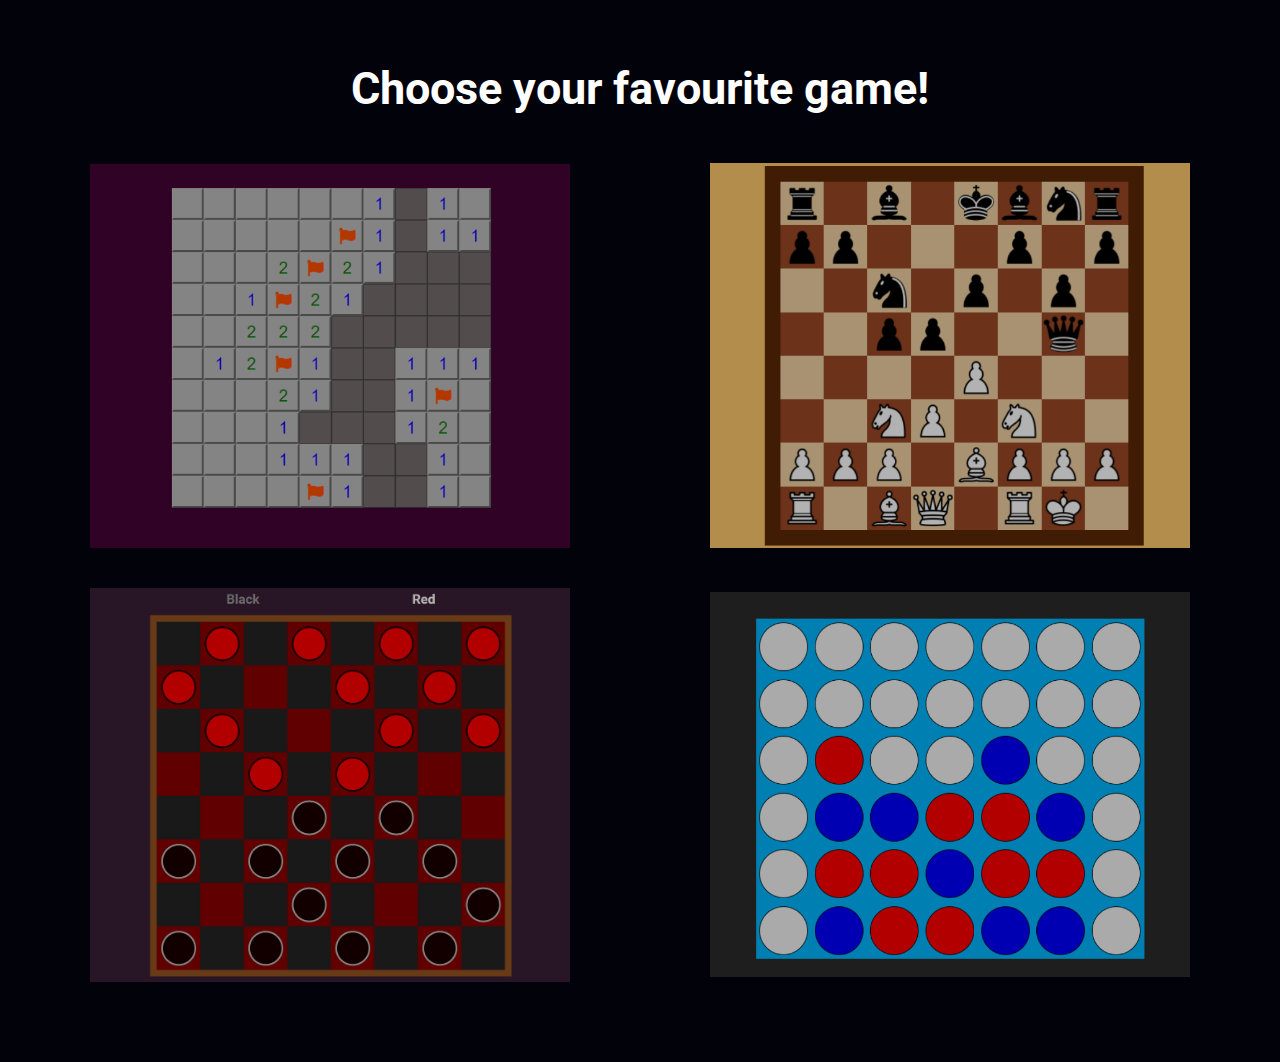
<file: index.html>
<!DOCTYPE html>
<html lang="en">
<head>
    <meta charset="UTF-8">
    <meta http-equiv="X-UA-Compatible" content="IE=edge">
    <meta name="viewport" content="width=device-width, initial-scale=1.0">
    <link rel="preconnect" href="https://fonts.gstatic.com">
    <link href="https://fonts.googleapis.com/css2?family=Roboto:ital,wght@1,500&display=swap" rel="stylesheet">
    <link rel="stylesheet" href="css/styles.css">
    <title>Gaming Central</title>
</head>
<body>

    <h1> Choose your favourite game! </h1>

    <main class="games__container">
        <a href="Buscaminas/index.html" class="game__card" data-game="Minesweeper">
            <img src="images/buscaminas.png" alt="buscaminas">
        </a>
        <a href="Chess-Game/index.html" class="game__card" data-game="Chess">
            <img src="images/chess.png" alt="chess">
        </a>
        <a href="Checkers/index.html" class="game__card" data-game="Checkers">
            <img src="images/checkers.png" alt="checker">
        </a>
        <a href="Cuatro-en-raya/index.html" class="game__card" data-game="Connect 4">
            <img src="images/cuatroenraya.png" alt="cuatro en raya">
        </a>
    </main>
</body>
</html>
</file>
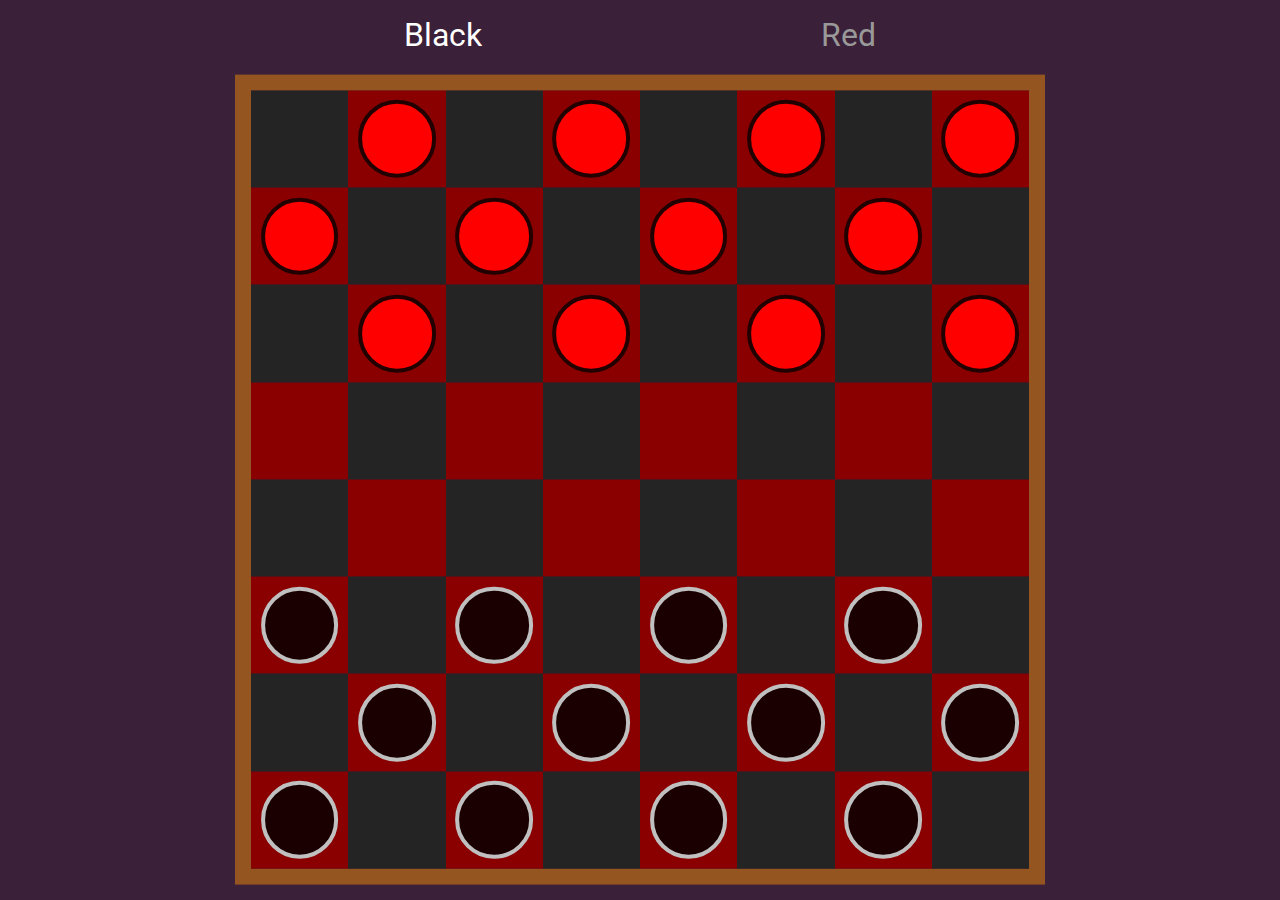
<file: Checkers/index.html>
<!DOCTYPE html>
<html lang="en">
<head>
    <meta charset="UTF-8">
    <meta http-equiv="X-UA-Compatible" content="IE=edge">
    <meta name="viewport" content="width=device-width, initial-scale=1.0">
    <script src="js/main.js" defer type="module"></script>
    <link rel="stylesheet" href="styles/styles.css">
    <title>Checkers</title>
</head>
<body>
    
    <main class="content">
        <div class="turn" id="turn" data-turn="black">
            <div class="active-turn black-turn">Black</div>
            <div class="red-turn">Red</div>
        </div>
        
        <div class="board" id="board"></div> 
    </main>

    <section class="game-over" id="game_over" >
        <h3><span id="team">Black</span> Wins!</h3>
        <button id="play_again" class="play-again">
            Play Again?
        </button>
    </section>

</body>
</html>
</file>
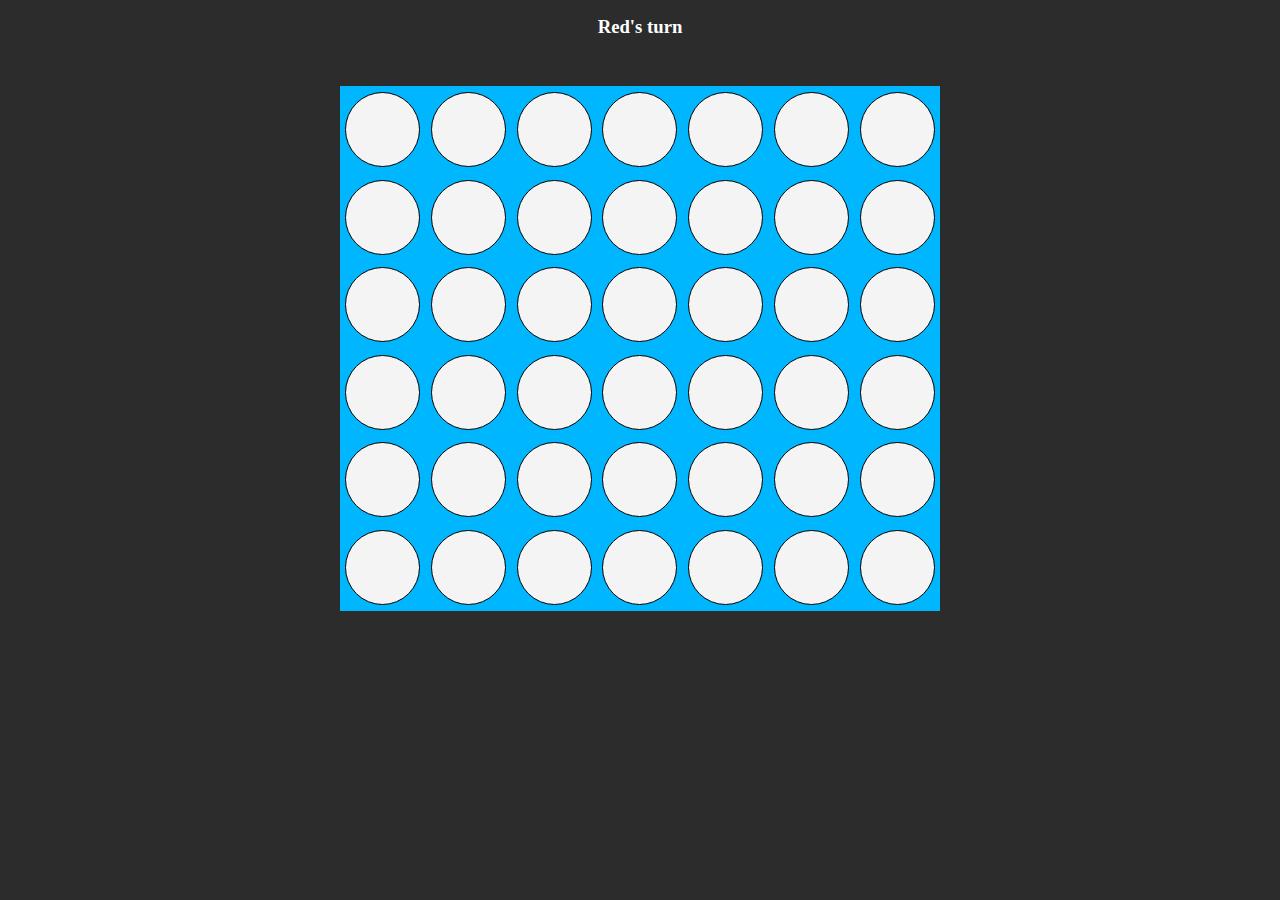
<file: Cuatro-en-raya/index.html>
<!DOCTYPE html>
<html lang="en">
<head>
    <meta charset="UTF-8">
    <meta http-equiv="X-UA-Compatible" content="IE=edge">
    <meta name="viewport" content="width=device-width, initial-scale=1.0">
    <script src="./script/main.js" type="module" defer></script>
    <link rel="stylesheet" href="./styles/styles.css">
    <title>Cuatro en raya</title>
</head>
<body>
    <h3 id="turn"></h3>
    <div class="board" id="board"></div>
    
    <div id="winner_window">
        <span id="winner_player">Red won!</span>
        <span id="play_again">Play again?</span>
    </div>
</body>
</html>
</file>
<file: css/styles.css>
*, ::before, ::after { box-sizing: border-box; }

body {
    font-family: 'Roboto', sans-serif;
    margin: 0;
    padding: 2rem 0;
    display: flex;
    justify-content: center;
    align-items: center;
    flex-direction: column;
    min-height: 100vh;
    background-color: #02020a;
}

a {
    display: block;
}

img {
    max-width: 100%;
    vertical-align: middle;
}

h1 {
    color: white;
    font-size: clamp(18px, 4.5vw, 45px);
    margin-bottom: 0;
}

.games__container {
    display: flex;
    justify-content: space-around;
    align-items: center;
    flex-wrap: wrap;
    gap: 2.5rem;
    width: min(95%, 1250px);
    padding: 3rem .5rem;
}

.game__card {
    position: relative;
    width: 40%;
    transition: all .3s ease;
    cursor: pointer;
}

.game__card:hover {
    transform: scale(1.05);
}

.game__card::before {
    content: '';
    position: absolute;
    top: 0;
    left: 0;
    right: 0;
    bottom: 0;
    transition: all .3s ease;
    background-color: rgba(0, 0, 0, .3);
}

.game__card::after {
    content: attr(data-game);
    position: absolute;
    top: 50%;
    left: 50%;
    transform: translate(-50%, -50%);
    color: white;
    font-size: clamp(14px, 3vw, 30px);
    font-style: italic;
    transition: all .3s ease;
    opacity: 0;
}

.game__card:is(:hover, :focus)::after {
    opacity: 1;
}

.game__card:is(:hover, :focus)::before {
    background-color: rgba(0, 0, 0, .2);
}

@media screen and (max-width: 768px) {
    .games__container {
        flex-direction: column;
    }

    .game__card {
        width: 75%;
        margin: 2rem 0;
    }
}
</file>
<file: Checkers/styles/styles.css>
@import url('https://fonts.googleapis.com/css2?family=Roboto:wght@700&display=swap');

*, *::before, *::after {
    box-sizing: border-box;
    margin: 0;
    padding: 0;
}

html, body {
    background-color: #3a2038;
    min-height: 100vh;
    font-family: 'Roboto', sans-serif;
    overflow-x: hidden;
}

.content {
    position: absolute;
    top: 50%;
    left: 50%;
    transform: translate(-50%, -50%);
}

.turn {
    display: flex;
    justify-content: space-around;
    align-items: center;
    width: 100%;
    margin-bottom: 1.3rem;
    font-size: 2rem;
    color: rgb(153, 153, 153);
}

.turn > div.active-turn {
    color: white;
    transition: color .7s linear;
    
}

.board {
    display: grid;
    grid-template-rows: repeat(8, 1fr);
    grid-template-columns: repeat(8, 1fr);
    width: 90vmin;
    height: 90vmin;
    border: 1rem solid #955520;
}

.square {
    position: relative;
    transition: border .1s linear;
}

.piece::before {
    content: '';
    position: absolute;
    top: 50%;
    left: 50%;
    transform: translate(-50%, -50%);
    width: 80%;
    height: 80%;
    border-radius: 50%;
    cursor: pointer;
}

.piece-black::before {
    background-color: rgb(26, 0, 0);
    border: 4px solid rgb(192, 192, 192);
}

.piece-red::before {
    background-color: rgb(255, 0, 0);
    border: 4px solid rgb(34, 0, 0);
}

.active {
    border: 3px solid rgb(251, 255, 0);
    border-radius: 3px;
}

.red {
    background-color: rgb(138, 0, 0);
}

.black {
    background-color: rgb(36, 36, 36);
}

.is-castled::before {
    border-style: dashed;
}

.game-over {
    display: none;
    position: absolute;
    top: 50%;
    left: 50%;
    transform: translate(-50%, -50%);
    width: 50%;
    padding: 2rem;
    text-align: center;
    font-size: clamp(14px, 4vw, 30px);
    color: white;
    background-color: rgba(0, 0, 0, .6);
    border-radius: 10px;
    z-index: 100;
}

.play-again {
    background-color: transparent;
    border: none;
    color: inherit;
    font-size: inherit;
    text-decoration: underline;
    cursor: pointer;
    margin-top: 2rem;
}
</file>
<file: Cuatro-en-raya/styles/styles.css>
* {
    margin: 0;
    padding: 0;
    box-sizing: border-box;
}

:root {
    --slot-size: 75px;
}

html, body {
    background-color: rgb(44, 44, 44);
    text-align: center;
}

#turn {
    color: white;
    margin-top: 1rem;
}

.board {
    display: grid;
    grid-template-rows: repeat(6, 1fr);
    grid-template-columns: repeat(7, 1fr);
    justify-items: center;
    align-items: center;
    
    width: calc( var(--slot-size) * 8 );
    height: calc( var(--slot-size) * 7 );
    margin: 3rem auto;
    background-color: rgb(0, 183, 255);
}

.board .slot {
    width: var(--slot-size);
    height: var(--slot-size);
    border: 1px solid black;
    background-color: #f4f4f4;
    border-radius: 50%;
    cursor: pointer;
}

#winner_window {
    display: none;
    justify-content: center;
    align-items: center;
    flex-direction: column;
    position: absolute;
    top: 50%;
    left: 50%;
    transform: translate(-50%, -50%);
    width: 50%;
    min-height: 30vh;
    border-radius: 3px;
    background-color: rgba(0, 0, 0, .7);
    color: white;
    font-size: 3rem;
}

#winner_window span:last-child {
    font-size: 1.5rem;
    text-decoration: underline;
    cursor: pointer;
    margin-top: 1rem;
}

.board .red {
    background-color: red !important;
}

.board .blue {
    background-color: blue;
}

.show {
    display: flex !important;
}

.game_finished {
    pointer-events: none;
}
</file>
